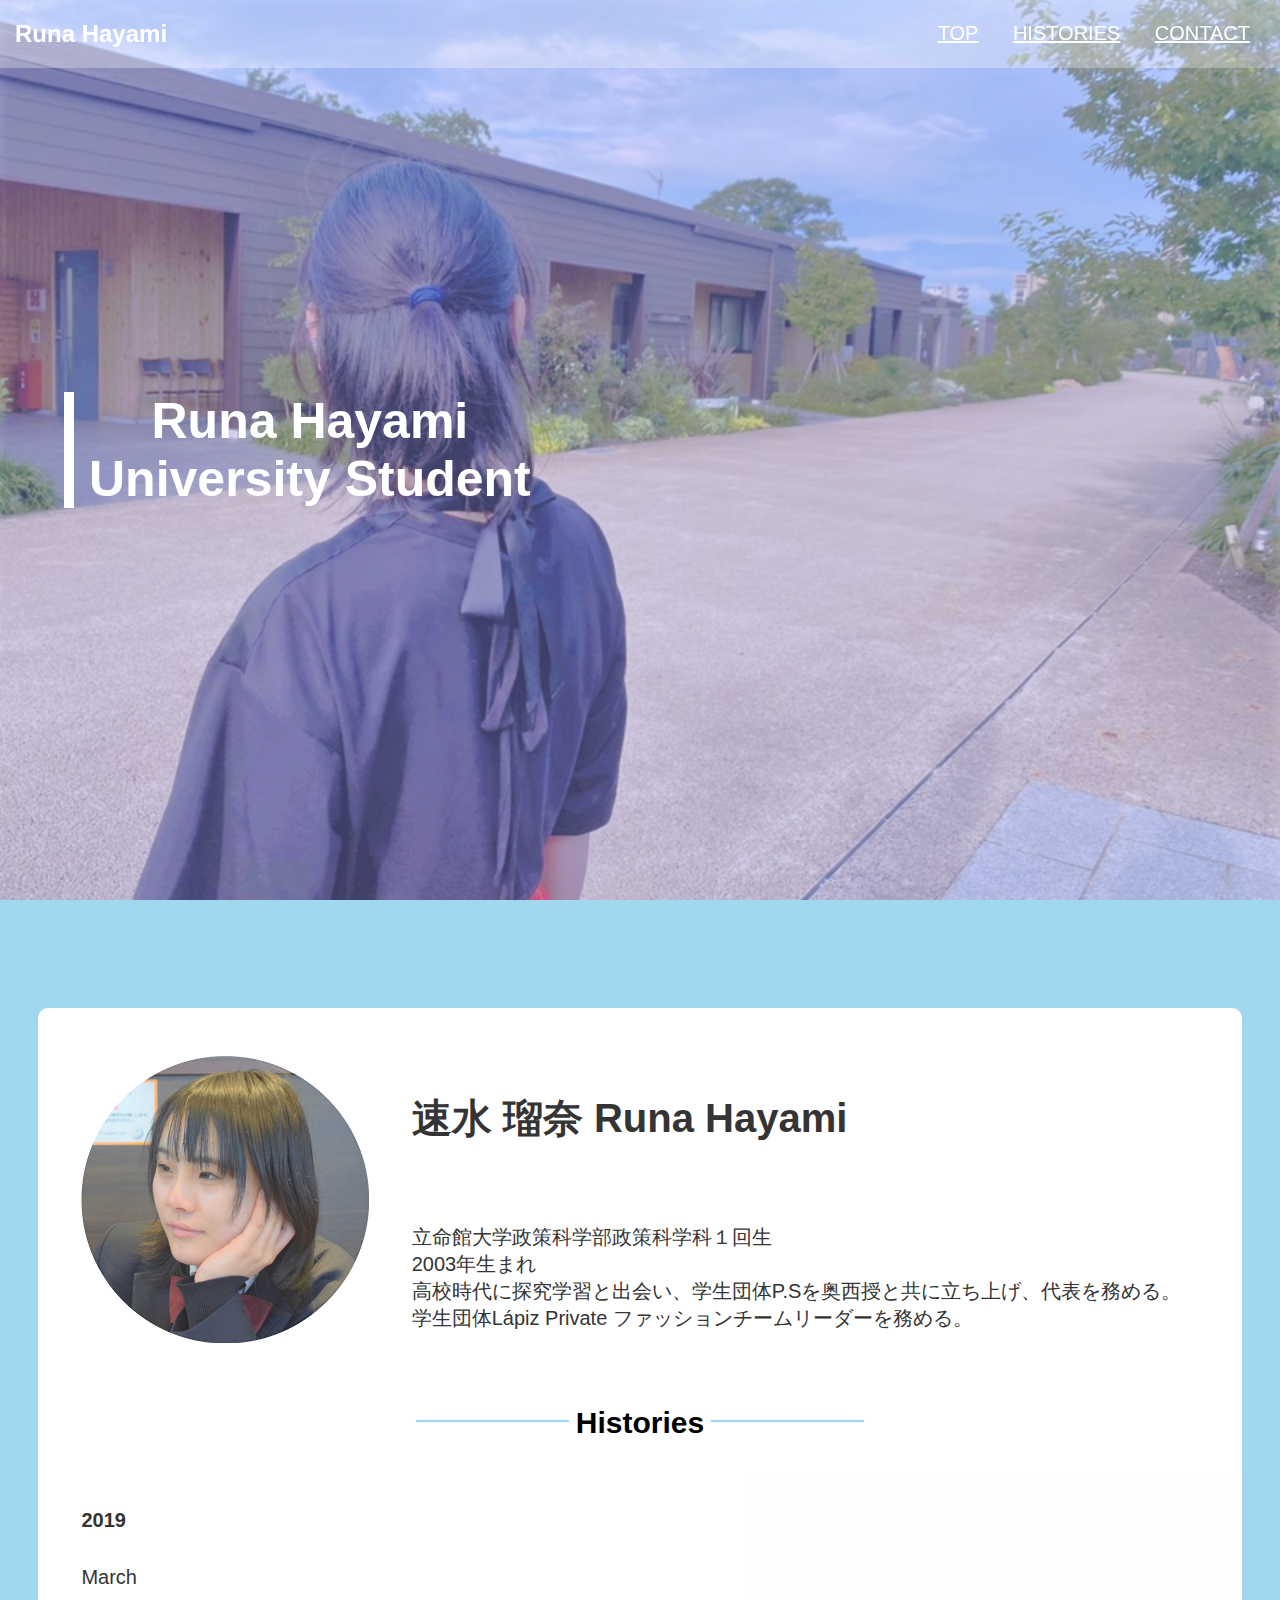
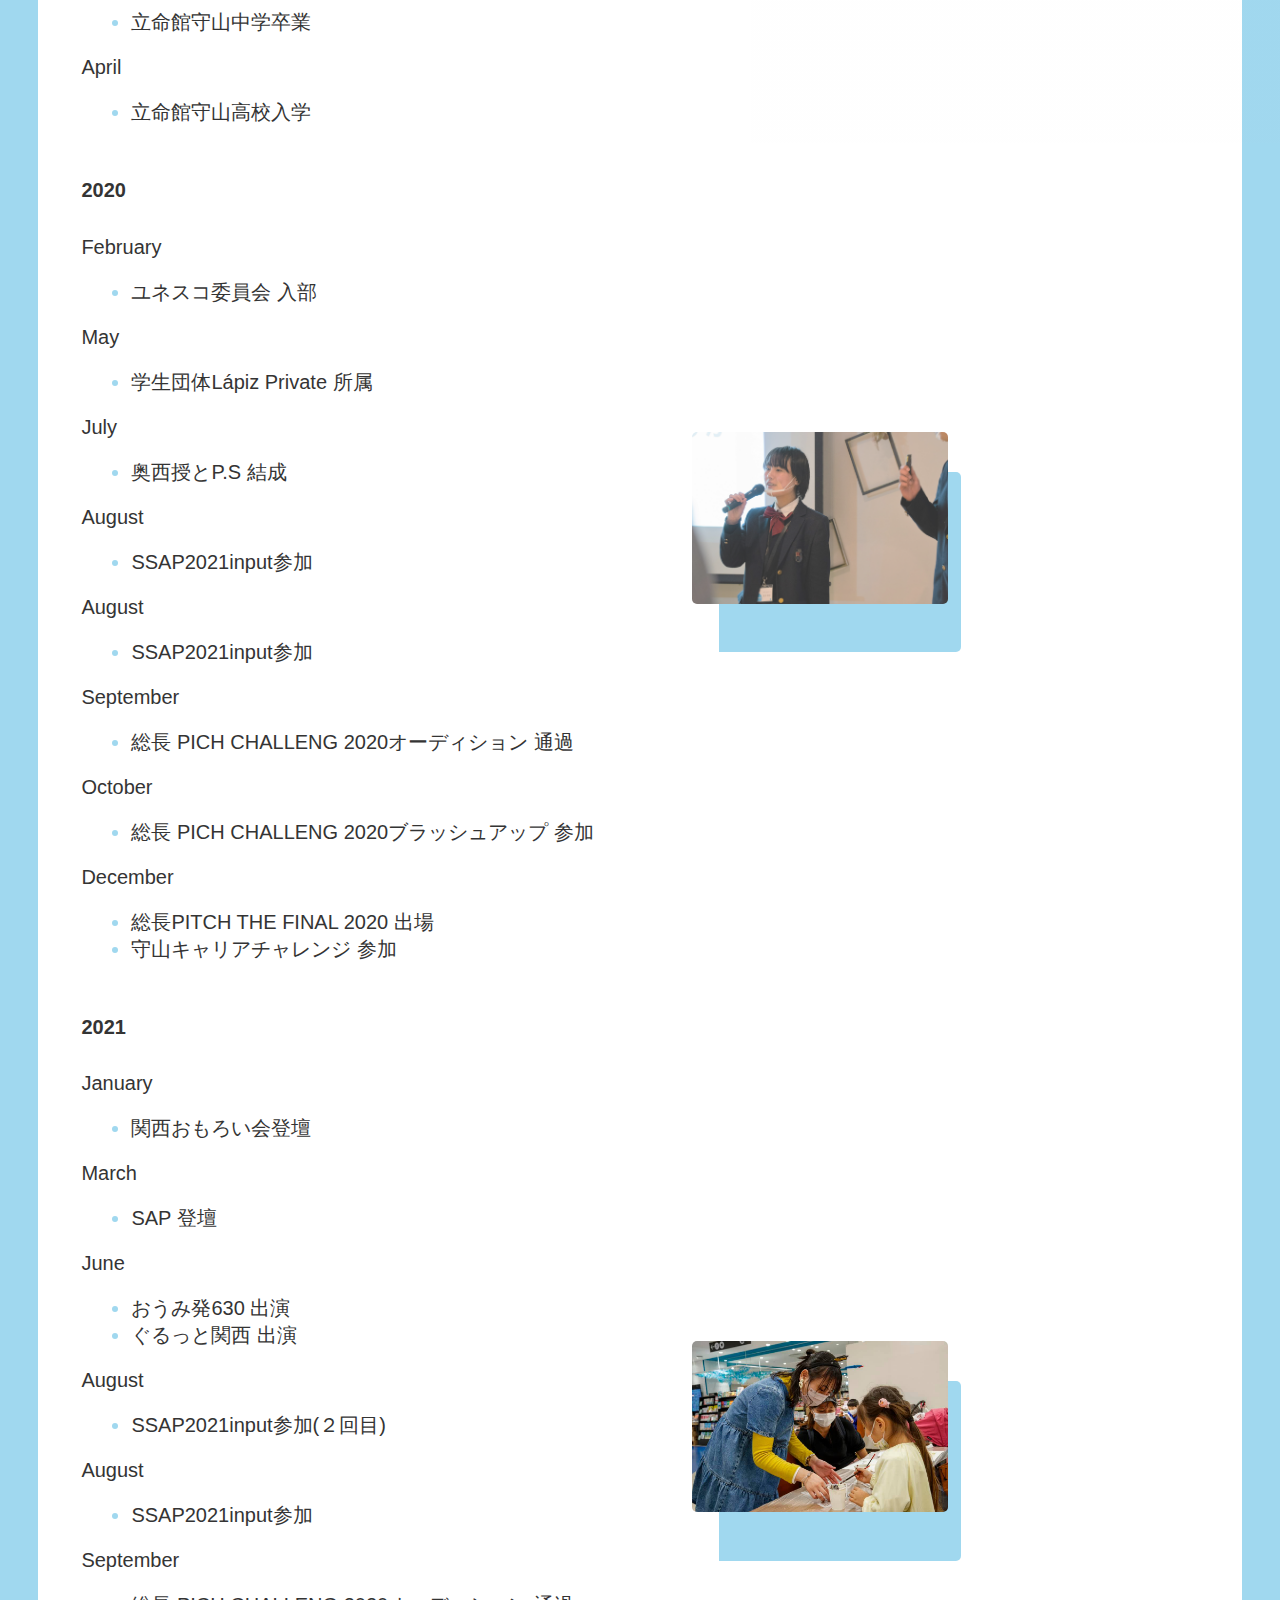
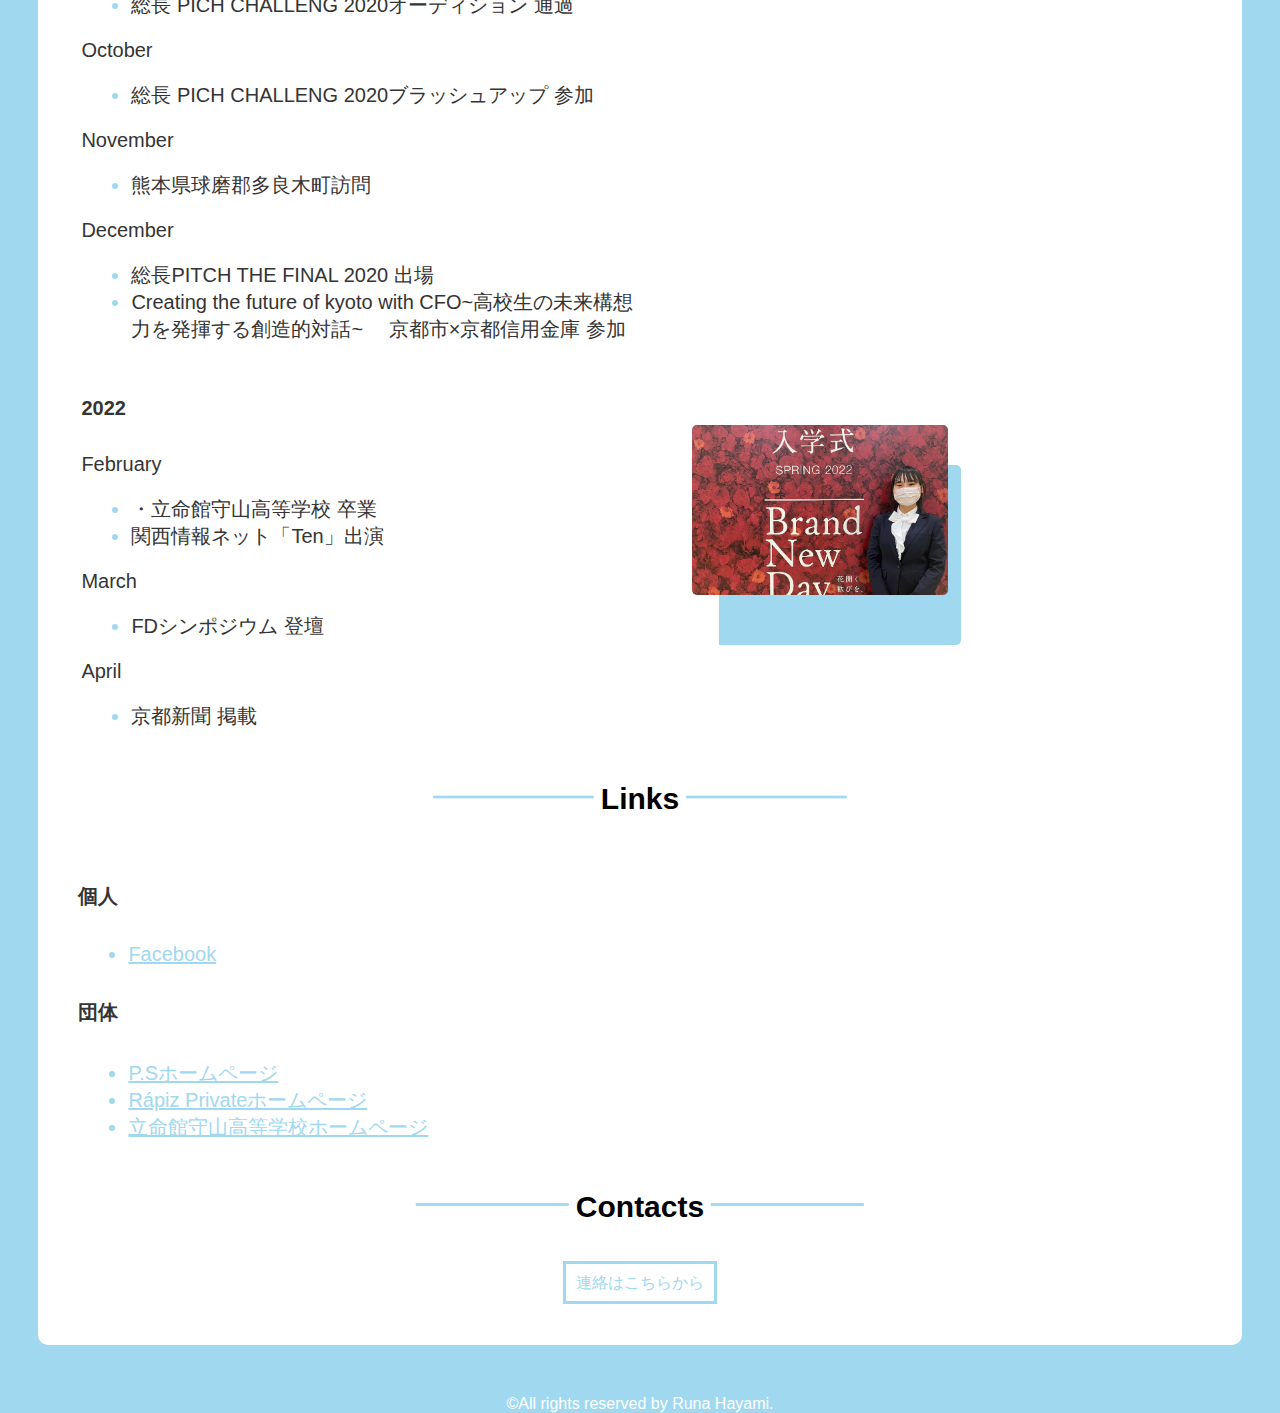
<file: index.html>
<!DOCTYPE html>
<html lang="en" dir="ltr">

<head>
  <meta charset="utf-8" name="google-site-verification" content="aoz8bOqnNX3yCCX6gpzzCTakw5lnybS307mEJ3LA6EU">
  <link rel="stylesheet" href="CSS/style.css">
  <link rel="icon" type="image/jpg" href="icon.jpg">
  <link rel="apple-touch-icon" sizes="180x180" href="icon.jpg">
  <title>Runa Hayami 速水瑠奈ポートフォリオ</title>
  <meta />
</head>
<body link="#a0d8ef" vlink="#343434">
  <div id="loading">
    <center>
    <div class="spinner">
      <div class="spring-spinner">
      <div class="spring-spinner-part top">
        <div class="spring-spinner-rotator"></div>
      </div>
      <div class="spring-spinner-part bottom">
        <div class="spring-spinner-rotator"></div>
      </div>
    </div></div>
    </center>
  </div>
  <header>
    <h2 class="header_title">Runa Hayami</h2>
    <ul class="header_list">
      <li class="header_text"><a href="#TOP">TOP</a></li>
      <li class="header_text"><a href="#HISTORY">HISTORIES</a></li>
      <li class="header_text"><a href="mailto:runa55359@gmail.com">CONTACT</a></li>
    </ul>
  </header>
    <div class="topheader" id="TOP">
    <h1 class="toppage_text">Runa Hayami<br>University Student</h1>
    </div>
    <br>
    <br>
    <br>
    <br>
    <br>
    <br>
    <section class="section_main">
    <table class="table_main">
      <tr>
        <td class="home_detail_image"><img src="img/top_icon3.png"></td>
        <td class="home_detail_text">
         
          <h3 class="about_runa_name">速水 瑠奈 Runa Hayami</h3><br>
          <p class="about_runa">
          立命館大学政策科学部政策科学科１回生<br>
          2003年生まれ<br>
          高校時代に探究学習と出会い、学生団体P.Sを奥西授と共に立ち上げ、代表を務める。<br>
          学生団体Lápiz Private ファッションチームリーダーを務める。
          </p>
        </td>
      </tr>
    </table>
    <br>
    <center>
    <table class="title_table" id="HISTORY">
     <tr>
      <td class="title_L" align="right"><img src="img/hr.png"></td>
      <td><h3 class="section_title">Histories</h3></td>
      <td class="title"><img src="img/hr.png"></td>
     </tr>
    </table>
    </center>
    <table class="table_histories" >
      <tr class="table_2019">
        <td>
        <h5 class="histories_year">2019</h5>
        <p class="histories_month">March</p>
        <ul>
          <li class="histories_text"><span>立命館守山中学卒業</span></li>
        </ul>
        <p class="histories_month">April</p>
        <ul>
          <li class="histories_text"><span>立命館守山高校入学</span></li>
        </ul>
        </td>
        <td class="histories_image_2019"> </td>
      </tr>
      <tr class="table_2020">
        <td>
        <h5 class="histories_year">2020</h5>
        <p class="histories_month">February</p>
        <ul>
          <li class="histories_text"><span>ユネスコ委員会 入部</span></li>
        </ul>
        <p class="histories_month">May</p>
        <ul>
          <li class="histories_text"><span>学生団体Lápiz Private 所属</span></li>
        </ul>
        <p class="histories_month">July</p>
        <ul>
          <li class="histories_text"><span>奥西授とP.S 結成</span></li>
        </ul>
        <p class="histories_month">August</p>
        <ul>
          <li class="histories_text"><span>SSAP2021input参加</span></li>
        </ul>
        <p class="histories_month">August</p>
        <ul>
          <li class="histories_text"><span>SSAP2021input参加</span></li>
        </ul>
        <p class="histories_month">September</p>
        <ul>
        <li class="histories_text"><span>総長 PICH CHALLENG 2020オーディション 通過</span></li>
        </ul>
        <p class="histories_month">October</p>
        <ul>
        <li class="histories_text"><span>総長 PICH CHALLENG 2020ブラッシュアップ 参加</span></li>
        </ul>
        <p class="histories_month">December</p>
        <ul>
        <li class="histories_text"><span>総長PITCH THE FINAL 2020 出場</span></li>
        <li class="histories_text"><span>守山キャリアチャレンジ 参加</span></li>
        </ul>
        </td>
        <td class="histories_image_td"> 
          <div class="histories_image">
            <img src="img/history2020.png">
          </div>
        </td>
      </tr>

      <tr class="table_2021">
        <td>
        <h5 class="histories_year">2021</h5>
        <p class="histories_month">January</p>
        <ul>
          <li class="histories_text"><span>関西おもろい会登壇</span></li>
        </ul>
        <p class="histories_month">March</p>
        <ul>
          <li class="histories_text"><span>SAP 登壇</span></li>
        </ul>
        <p class="histories_month">June</p>
        <ul>
          <li class="histories_text"><span>おうみ発630 出演</span></li>
            <li class="histories_text"><span>ぐるっと関西 出演</span></li>
        </ul>
        <p class="histories_month">August</p>
        <ul>
          <li class="histories_text"><span>SSAP2021input参加(２回目)</span></li>
        </ul>
        <p class="histories_month">August</p>
        <ul>
          <li class="histories_text"><span>SSAP2021input参加</span></li>
        </ul>
        <p class="histories_month">September</p>
        <ul>
        <li class="histories_text"><span>総長 PICH CHALLENG 2020オーディション 通過</span></li>
        </ul>
        <p class="histories_month">October</p>
        <ul>
        <li class="histories_text"><span>総長 PICH CHALLENG 2020ブラッシュアップ 参加</span></li>
        </ul>
        <p class="histories_month">November</p>
        <ul>
        <li class="histories_text"><span>熊本県球磨郡多良木町訪問</span></li>
        </ul>
        <p class="histories_month">December</p>
        <ul>
        <li class="histories_text"><span>総長PITCH THE FINAL 2020 出場</span></li>
        <li class="histories_text"><span>Creating the future of kyoto with CFO~高校生の未来構想力を発揮する創造的対話~
          　京都市×京都信用金庫 参加 
          </span></li>
        </ul>
        </td>
        <td class="histories_image_td"> 
          <div class="histories_image">
            <img src="img/history2021.jpg">
          </div>
        </td>
      </tr>
      <tr class="table_2022">
        <td>
        <h5 class="histories_year">2022</h5>
        <p class="histories_month">February</p>
        <ul>
          <li class="histories_text"><span>・立命館守山高等学校 卒業</span></li>
          <li class="histories_text"><span>関西情報ネット「Ten」出演</span></li>
        </ul>
        <p class="histories_month">March</p>
        <ul>
          <li class="histories_text"><span>FDシンポジウム 登壇</span></li>
        </ul>
        <p class="histories_month">April</p>
        <ul>
          <li class="histories_text"><span>京都新聞 掲載</span></li>
        </ul>
        </td>
        <td class="histories_image_td"> 
          <div class="histories_image">
            <img src="img/history2022.jpg">
          </div>
        </td>
      </tr>
    </table>
    <center>
      <table class="title_table">
        <tr>
         <td class="title_L" align="right"><img src="img/hr.png"></td>
         <td><h3 class="section_title">Links</h3></td>
         <td class="title"><img src="img/hr.png"></td>
        </tr>
       </table>
    </center>
    <h5 class="histories_year">個人</h5>
    <ul>
      <li class="histories_text"><span><a href="https://www.facebook.com/profile.php?id=100069092742047">Facebook</a></span></li>
    </ul>
    <h5 class="histories_year">団体</h5>
    <ul>
      <li class="histories_text"><span><a href="https://psofficial1006.wixsite.com/homepage">P.Sホームページ</a></span></li>
      <li class="histories_text"><span><a href="https://www.lapizprivate.com">Rápiz Privateホームページ</a></span></li>
      <li class="histories_text"><span><a href="https://www.mrc.ritsumei.ac.jp">立命館守山高等学校ホームページ</a></span></li>
    </ul>
    <center>
      <table class="title_table">
        <tr>
         <td class="title_L" align="right"><img src="img/hr.png"></td>
         <td><h3 class="section_title">Contacts</h3></td>
         <td class="title"><img src="img/hr.png"></td>
        </tr>
       </table>
      <p class="mainlink"><a href="mailto:runa55359@gmail.com">連絡はこちらから</a></p>
    </center>
    </section>
    <footer>©All rights reserved by Runa Hayami.</footer>
    <script>
    window.onload = function() {
      const spinner = document.getElementById('loading');
      spinner.classList.add('loaded');
    }
    </script>
</body>
</file>
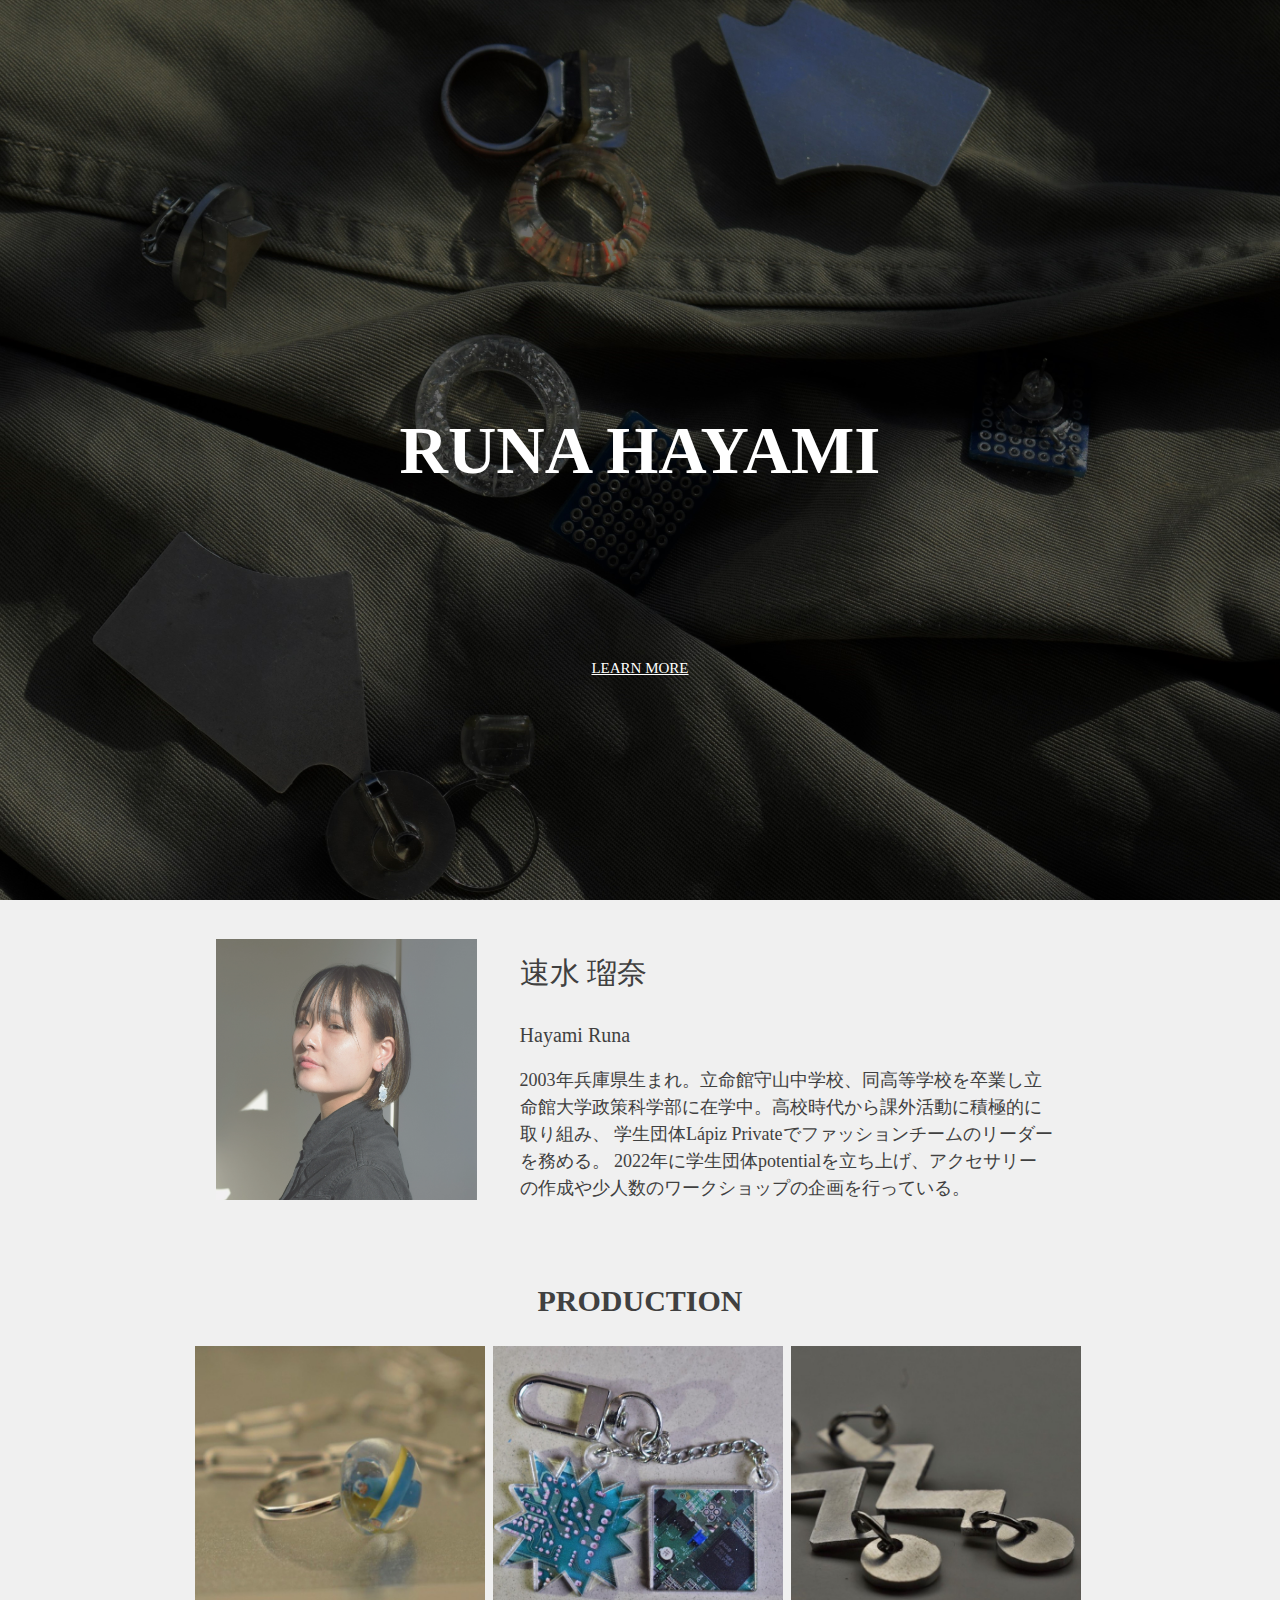
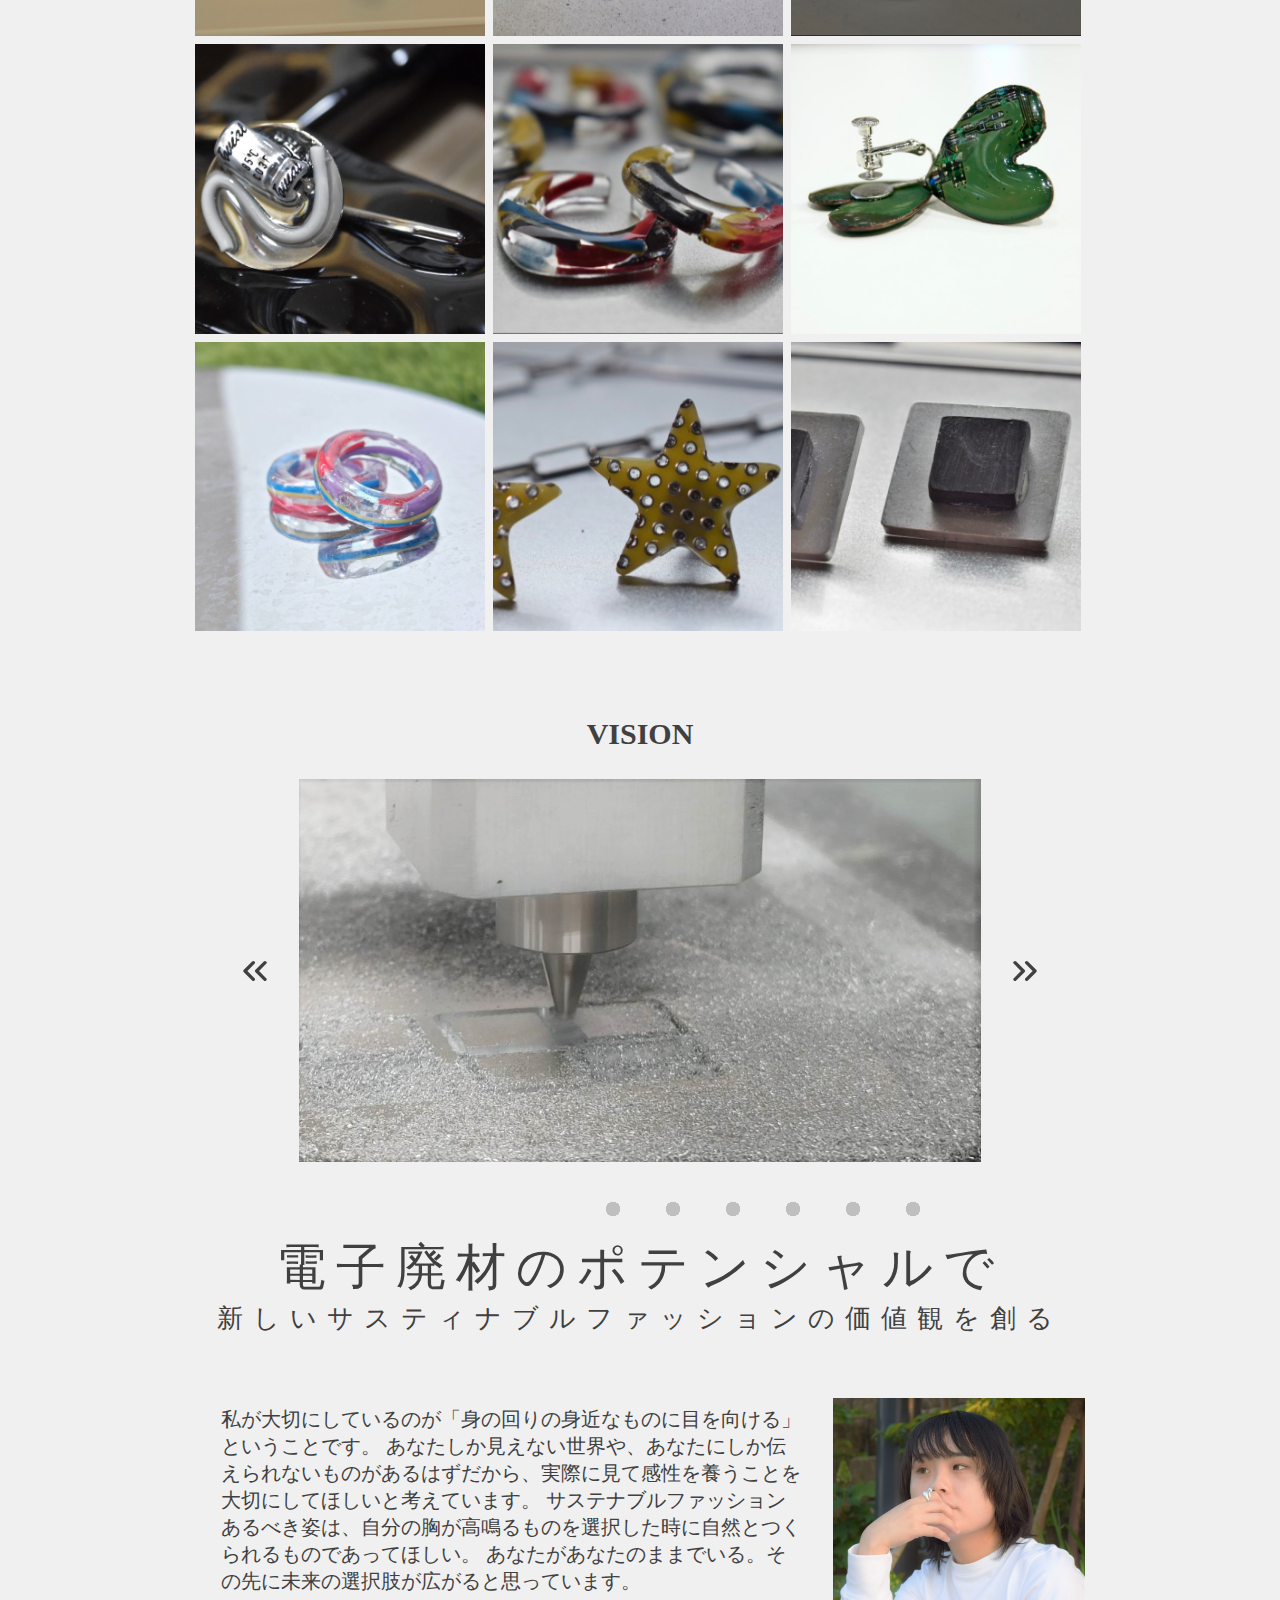
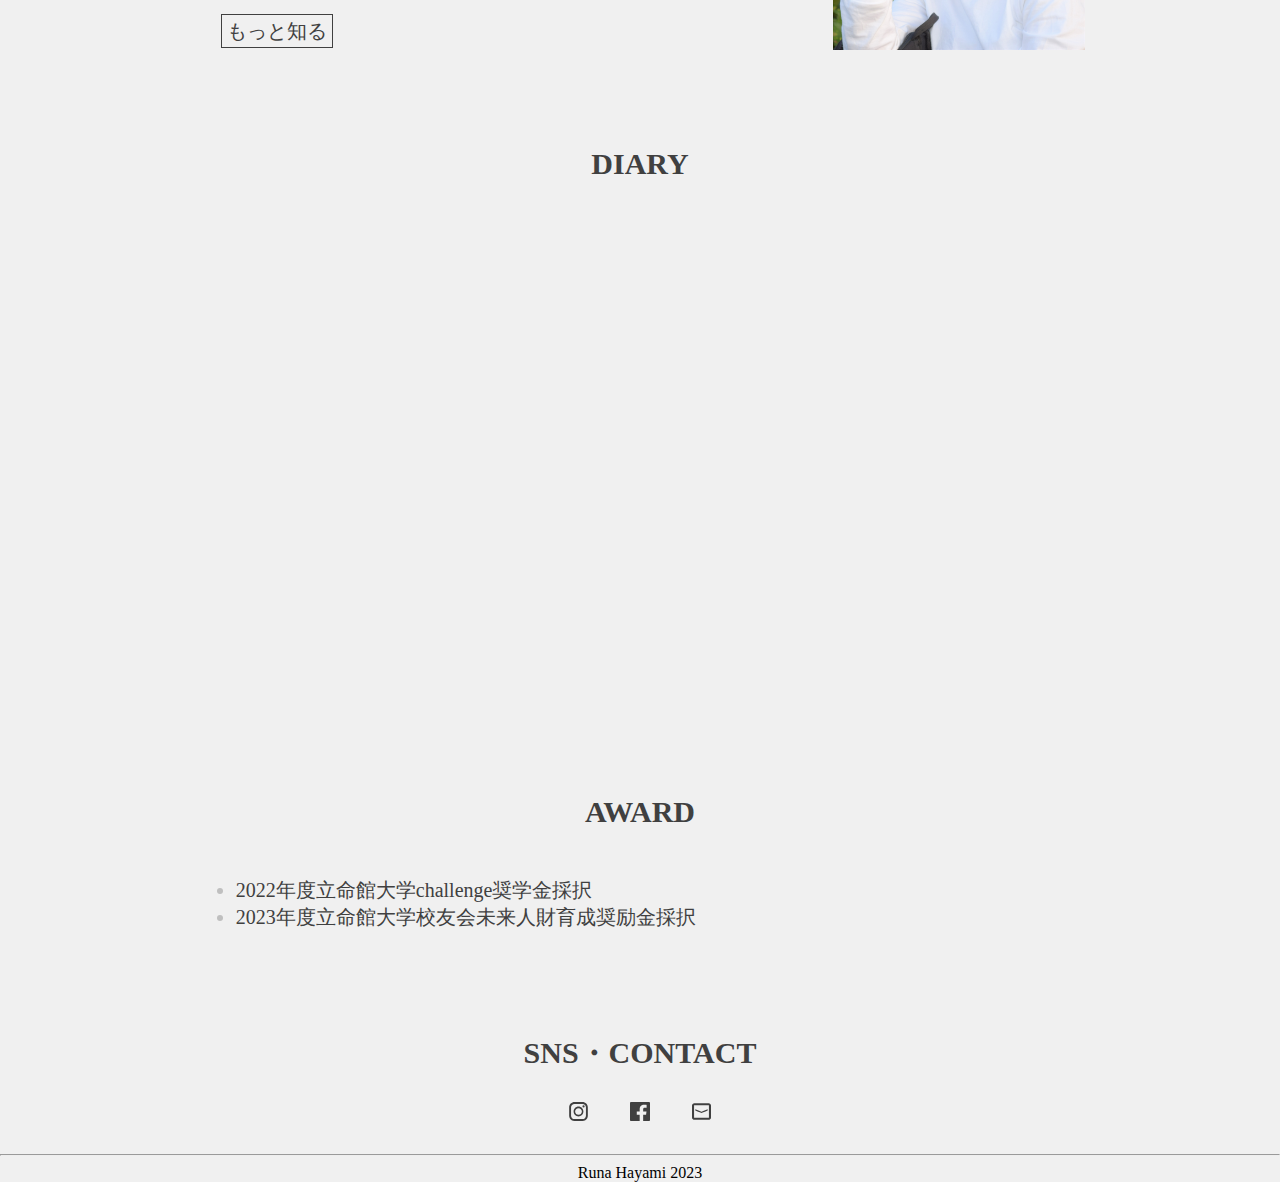
<file: index_2.html>
<!DOCTYPE html>
<html lang="en" dir="ltr">

<head>
  <meta charset="utf-8" >
  <link rel="stylesheet" href="CSS/style_2.css">
  <link rel="icon" type="image/jpg" href="icon.jpg">
  <link rel="apple-touch-icon" sizes="180x180" href="icon.jpg">
  <title>Runa Hayami 速水瑠奈ポートフォリオ</title>
  <meta />
</head>
<body>
 <section class="top-img" link="#ffffff" vlink="#ffffff">
  <p><br></p>
  <h6>RUNA HAYAMI</h6>
  <p><span class="top_link"><a href="#profile_text">LEARN MORE</a></span></p>
 </section>
 <section id="profile_text">
    <table class="profile_table">
        <tr>
            <td class="production_picture_margin"></td>
            <td class="profile_image">
                <img src="img/DSC_0595.PNG"> 
            </td>
            <td>
                <p class="profile_name">速水 瑠奈</p>
                <p class="profile_name_english">Hayami Runa</p>
                <p class="profile_text">2003年兵庫県生まれ。立命館守山中学校、同高等学校を卒業し立命館大学政策科学部に在学中。高校時代から課外活動に積極的に取り組み、
                    学生団体Lápiz Privateでファッションチームのリーダーを務める。
                    2022年に学生団体potentialを立ち上げ、アクセサリーの作成や少人数のワークショップの企画を行っている。
                 </p>
            </td>
            <td class="production_picture_margin"></td>
        </tr>
    </table> 
 </section>
 <section>
  <br>
  <br>
  <h2><center>PRODUCTION</center></h2> 
  <table>
    <tr>
      <td class="production_picture_margin"></td>
      <td class="production_picture">
        <div class="hidden_text">
            <a href="https://potential.buyshop.jp/items/72091201">
                <p>Load more..</p>
                <img src="img/production_cross_pinky_ring.jpg">
            </a>
        </div>
      </td>  
      <td class="production_picture">
        <div class="hidden_text">
            <a href="https://potential.buyshop.jp/items/72169654">
                <p>Load more..</p>
                <img src="img/production_key_ring.jpg">  
            </a>
        </div>
      </td> 
      <td class="production_picture">
        <div class="hidden_text">
            <a href="https://potential.buyshop.jp/items/72169321">
                <p>Load more..</p> 
                <img src="img/production_A2017.jpg">
            </a>
        </div>
      </td>   
      <td class="production_picture_margin"></td>
    </tr>
    <tr>
        <td class="production_picture_margin"></td>
        <td class="production_picture">
          <div class="hidden_text">
            <a href="https://potential.buyshop.jp/items/65634441">
                <p>Load more..</p> 
                <img src="img/production_battery-ponytail_hook.jpg">
            </a>
          </div>
        </td>  
        <td class="production_picture">
            <div class="hidden_text">
                <a href="https://potential.buyshop.jp/items/72091109">
                    <p>Load more..</p> 
                    <img src="img/production_colorful_ear_caff.jpg"> 
                </a>
            </div>
        </td> 
        <td class="production_picture">
          <div class="hidden_text">
                <a href="https://potential.buyshop.jp/items/74051598">
                    <p>Load more..</p> 
                    <img src="img/production_mechanic_green_hart_earring.jpg">
                </a>
          </div>
        </td>   
        <td class="production_picture_margin"></td>
      </tr>
      <tr>
        <td class="production_picture_margin"></td>
        <td class="production_picture">
            <div class="hidden_text">
                <a href="https://potential.buyshop.jp/items/72091216">
                    <p>Load more..</p> 
                    <img src="img/production_hooppierce.jpg"> 
                </a>
            </div>
        </td>  
        <td class="production_picture">
            <div class="hidden_text">
                <a href="https://potential.buyshop.jp/items/67032584">
                    <p>Load more..</p> 
                    <img src="img/production_star.jpg"> 
                </a>
            </div>
        </td> 
        <td class="production_picture">
            <div class="hidden_text">
                <a href="https://potential.buyshop.jp/items/72167509">
                    <p>Load more..</p> 
                    <img src="img/production_monoto-n_A-2017_pierce.jpg">
                </a>
            </div>
        </td>   
        <td class="production_picture_margin"></td>
      </tr>
  </table>
 </section>
 <br>
 <br>
 <br>
 <section>
 <h2><center>VISION</center></h2> 
 <center>
 <table>
    <tr>
     <td class="production_picture_margin"></td>
     <td>
        <div class="icon_L">
            <svg xmlns="http://www.w3.org/2000/svg" onclick="change_down();" width="40" height="40" viewBox="0 0 24 24" fill="none" stroke="#404040" stroke-width="2" stroke-linecap="round" stroke-linejoin="round"><path d="M11 17l-5-5 5-5M18 17l-5-5 5-5"/></svg>
        </div>  
     </td>
     <td>
        <div class="vision">
            <img id="activity_image"src="img/vision_1.jpg" onclick="change()">
        </div>
     </td>
     <td>
        <div class="icon_R">
            <svg xmlns="http://www.w3.org/2000/svg" onclick="change_up();" width="40" height="40" viewBox="0 0 24 24" fill="none" stroke="#404040" stroke-width="2" stroke-linecap="round" stroke-linejoin="round"><path d="M13 17l5-5-5-5M6 17l5-5-5-5"/></svg>
        </div> 
     </td>
     <td class="production_picture_margin"></td>
    </tr>
 </table>
 <br>
 <br>
 <table>
    <tr>
        <td class="production_picture_margin"></td>
        <td><center><p class="vision_text"><span class="vision_text_1">電子廃材の<span class="potential">ポテンシャル</span>で</span><br>新しいサスティナブルファッションの価値観を創る</p></center></td>
        <td class="production_picture_margin"></td>
      </tr>
 </table> 
 <br>
 <table>
    <tr>
        <td class="production_picture_margin"></td>
        
        <td><p class="vision_text_detail">
            私が大切にしているのが「身の回りの身近なものに目を向ける」ということです。
            あなたしか見えない世界や、あなたにしか伝えられないものがあるはずだから、実際に見て感性を養うことを大切にしてほしいと考えています。
            サステナブルファッションあるべき姿は、自分の胸が高鳴るものを選択した時に自然とつくられるものであってほしい。
            あなたがあなたのままでいる。その先に未来の選択肢が広がると思っています。
            <br><br><span class="vision_more"><a href="https://note.com/potential0_me/n/n984110b57b5f" >もっと知る</a></span>
        </p></td>
        <td class="vision_image"><img src="img/DSC_0790.JPG"></td>
        <td class="production_picture_margin"></td>
    </tr>
 </table>
 </center>
 </section>
 <br>
 <br>
 <br>
 <section>
 <h2><center>DIARY</center></h2> 
 <table>
    <tr>
        <td class="production_picture_margin"></td>
        <td class="diary_facebook">
            <iframe height="500"  width="100%" src="https://www.facebook.com/plugins/post.php?href=https%3A%2F%2Fwww.facebook.com%2Fpermalink.php%3Fstory_fbid%3Dpfbid0TrZJJTxW24E141uLZ2oESsZmmKgzq6ZZjko8sCbevm3TSMTbuPGnTv4tv5HCbfmtl%26id%3D100069092742047&show_text=true&width=500" width="500" height="590" style="border:none;overflow:hidden" scrolling="no" frameborder="0" allowfullscreen="true" allow="autoplay; clipboard-write; encrypted-media; picture-in-picture; web-share"></iframe>
        </td>
        <td class="diary_facebook">
            <iframe height="500"  width="100%" src="https://www.facebook.com/plugins/post.php?href=https%3A%2F%2Fwww.facebook.com%2Fpermalink.php%3Fstory_fbid%3Dpfbid02CVwyViqMa9CbtdaZXUxfUoqFhFRbVF7YH8CtYQCSiUwkS2CZVX9EXiWhqViEKMJSl%26id%3D100069092742047&show_text=true&width=500" width="500" height="767" style="border:none;overflow:hidden" scrolling="no" frameborder="0" allowfullscreen="true" allow="autoplay; clipboard-write; encrypted-media; picture-in-picture; web-share"></iframe>
        </td>
        <td class="production_picture_margin"></td>
    </tr>
 </table>
 </section>
 <br>
 <br>
 <br>
 <section>
 <h2><center>AWARD</center></h2> 
 <table>
    <tr>
        <td class="production_picture_margin"></td>
        <td>
            <ul class="award">
                <li><span class="award_text">2022年度立命館大学challenge奨学金採択</span></li>
                <li><span class="award_text">2023年度立命館大学校友会未来人財育成奨励金採択</span></li>
            </ul>
        </td>
        <td class="production_picture_margin"></td>
    </tr>
 </table>
 </section>
 <br>
 <br>
 <br>
 <section>
 <h2><center>SNS・CONTACT</center></h2> 
<table>
    <tr>
     <td class="SNS_margin"></td>
     <td class="SNS_icon">
      <a href="https://www.instagram.com/runa.1217726/"><img src="img/instagram.svg"></a>
     </td>
     <td class="SNS_icon">
      <a href="https://www.facebook.com/profile.php?id=100069092742047"><img src="img/facebook.svg"></a>
     </td>
     <td class="SNS_icon">
        <a href="mailto:runa55359@gmail.com"><img src="img/mail.svg"></a>
     </td>
     <td class="SNS_margin"></td>
    </tr>
</table>
</section>
  <br>
  <hr> 
<footer>
<center>Runa Hayami 2023</center>
</footer>
 <script>
    var img_src = new 
    Array("img/vision_1.jpg","img/vision_2.jpg","img/vision_3.jpg","img/vision_4.jpg");
    var i = 0;

    function change_up() {

        if (i == 3) {
            i = 0;
        } else {
            i ++;
        }
      document.getElementById("activity_image").src = img_src[i];
    }
    function change_down() {

        if (i == 0) {
            i = 3;
        } else {
            i --;
        }
        document.getElementById("activity_image").src = img_src[i];
    }
</script>
</body>
</file>
<file: CSS/style.css>
body {
    margin: 0;
    padding: 0;
    background-color: #a0d8ef;
    font-family: sans-serif;
 }
.topheader{
    background: url('toppage2.png') top center / cover no-repeat;
    display: flex;
    text-align: center;
    align-items: center;
    height: 100vh;  
}
.toppage_text{
    color: white;
    font-size: 50px;
    margin-left: 5%;
    border-left: 10px solid;
    padding-left: 15px;
}
.healist_list{
    
}
.header_title{
    margin-right: auto;
    margin-left: 15px;
    color: white;
}
.header_text {
    display: inline-block;
    margin-right: 30px;
    font-size: 20px;
    color: white;
}
.header_text a{
    color: white;
}
header {
    display: flex;
    width: 100%;
    align-items: center;
    position: fixed;
    background-color:rgba(255,255,255,0.3);
  }
.home_detail_image img{
    width: 100%;
}
.home_detail_image{
    width: 25%;
}
.home_detail_text{
    padding-left: 40px;
}
.table_main{
    padding-left: 40px;
    padding-top: 40px;
}
.section_main{
    background-color: white;
    margin-left: 3%;
    margin-right: 3%;
    border-radius: 10px;
    padding-bottom: 35px;
}
.about_runa_name{
    font-size: 40px;
    color: #343434;
}
.about_runa{
    font-size: 20px;
    color: #343434;
}
.section_title{
    font-size: 30px;
}
.histories_year{
    font-size: 20px;
    color: #343434;
    padding-left: 40px;
}
.histories_month{
    font-size: 20px;
    color: #343434;
    padding-left: 40px;
}
.table_histories td{
}
.histories_text{
    font-size: 20px;
    margin-left: 50px;
    color: #a0d8ef;
}
.histories_text a:hover{
    font-size: 20px;
    color: #a0d8ef;
}
.histories_text span{
    font-size: 20px;
    color: #343434;
}
.histories_image_2019{
    position: relative;
    left: 50px;
    width: 50%;
    height: 25vh;
    border-radius: 5px;
    background-image:
	 linear-gradient(-90deg, white 90%, transparent 90%);
     opacity: 0.01;
}

.histories_image_td{
    
}
.histories_image img{
    display: block;
    position: absolute;
    top: -40px;
    width: 20vw;
    border-radius: 5px;
}
.histories_image{
    position: relative;
    left: 50px;
    width: 21vw;
    height: 20vh;
    border-radius: 5px;
    background-image:
	 linear-gradient(-90deg, #a0d8ef 90%, transparent 90%);
}
.mainlink a{
    text-decoration: none;
    color: #a0d8ef;
    border: 3px solid #a0d8ef;
    padding: 10px;
}
.mainlink a:hover{
    color: white;
    background-color: #a0d8ef;
    border:3px solid #a0d8ef;
}
.title img{
    width: 30%;
}
.title_L img{
    width: 30%;
}

footer{
   color: white; 
   text-align: center;
   margin-top: 50px;
}
/*--------------------------------------------------*/
#loading {
    width: 100vw;
    height: 100vh;
    transition: all 1s;
    background-color: #ffb2ff;
  /* 以下のコードを追加 */
    position: fixed;
    top: 0;
    left: 0;
    z-index: 9999;
  }
  .loaded {
    opacity: 0;
    visibility: hidden;
  }
 .spinner{
    margin-top: 300px;
 }

  
  .spring-spinner, .spring-spinner * {
    box-sizing: border-box;
  }

  .spring-spinner {
    height: 60px;
    width: 60px;
  }

  .spring-spinner .spring-spinner-part {
    overflow: hidden;
    height: calc(60px / 2);
    width: 60px;
  }

  .spring-spinner  .spring-spinner-part.bottom {
     transform: rotate(180deg) scale(-1, 1);
   }

  .spring-spinner .spring-spinner-rotator {
    width: 60px;
    height: 60px;
    border: calc(60px / 7) solid transparent;
    border-right-color: white;
    border-top-color: white;
    border-radius: 50%;
    box-sizing: border-box;
    animation: spring-spinner-animation 3s ease-in-out infinite;
    transform: rotate(-200deg);
  }

  @keyframes spring-spinner-animation {
    0% {
      border-width: calc(60px / 7);
    }
    25% {
      border-width: calc(60px / 23.33);
    }
    50% {
      transform: rotate(115deg);
      border-width: calc(60px / 7);
    }
    75% {
      border-width: calc(60px / 23.33);
    }
    100% {
      border-width: calc(60px / 7);
    }
  }




  @keyframes sk-scaleout {
    0% {
      transform: scale(0);
    } 100% {
      transform: scale(1.0);
      opacity: 0;
    }
  }
</file>
<file: CSS/style_2.css>
body{
    background-color: #F0F0F0;
    margin: 0px;
    padding: 0px;
}
table{
    width:100%;
}
.top-img {
    background: url('top-img_2.png') top center / cover no-repeat;
    height: 100vh;  
    display: flex;
    flex-direction: column;
    justify-content: center;
    align-items: center;
    font-size: 100px; 
    color: white;
    
}
.top-img p{
    font-size: 15px;

}
.top_link a{
    color: white;
}
.top_link a:visited{
    color: white;
}
.profile_table{
    margin-top: 20px;
}
.profile_image img{
    width: 90%;
    padding-left: 20px;
}
.profile_image {
    width: 23%;
}
.profile_name{
    padding-left: 30px;
    font-size: 30px;
    color: #404040;
}
.profile_name_english{
    padding-left: 30px;
    font-size: 20px;
    color: #404040;
    
}
.profile_name_english p{
    margin-top: 0px;
    margin-bottom: 0px;
    line-height: normal;
}
.profile_text{
    padding-left: 30px;
    padding-right: 30px;
    color: #404040;
    font-size: 18px;
    line-height: 1.5;
}
h2{
    color: #404040;
    font-family: "MS UI Gothic";
    font-size: 30px;
}
.production_picture_margin{
   width: 15%;
}
.production_picture{
    padding-right: 5px;
    
}
.production_picture img{
    width:100%;
}
.hidden_text p{
    opacity: 0;
    position: absolute;
    padding-top: 110px;
    padding-left: 25px;
    font-size: 25px;
    color: #262626;
}
.hidden_text:visited p{
    color: #262626;
}
:hover.hidden_text p{
    opacity: 1;
}
.production_picture:hover img{
    opacity: 0.4;
    transition-duration: 0.3s;
  
}
.vision img{
    width: 100%;
}
.icon_L{
    padding-left: 40px;
    padding-right: 20px;
}
.icon_R{
    padding-left: 20px;
    padding-right: 40px;
}
.vision_text{
    font-size: 26px;
    color: #404040;
    font-family: "Yu Gothic";
    letter-spacing: 10px;
}
.vision_image img{
    width:100%;
}
.vision_image{
    width:20%;
}
.potential{
    background-image: radial-gradient(circle at center, #BFBFBF 20%, transparent 10%); 
    background-position: top right; 
    background-repeat: repeat-x;
    background-size: 1.2em 0.8em;
    padding-top: 1em; 
    letter-spacing: 10px;
}
.vision_text_1{
    font-size: 50px;
    letter-spacing: 10px;
}
.vision_text_detail{
    font-size: 20px;
    padding-right: 25px;
    padding-left: 25px;

    color: #404040;
}
.vision_more{
    margin-top: 10px;
}
.vision_more a{
    text-decoration: none;
    color:#404040;
    padding: 5px;
    border: 1.5px solid #404040;
    transition: all 0.5s 0s ease-out;
}
.vision_more a:visited {
    text-decoration: none;
    color:#404040;
    
}
.vision_more a:hover{
    text-decoration: none;
    background-color: #BFBFBF;
    border: 1.5px solid #BFBFBF;
    color:white;
}
.award{
    color: #BFBFBF;
    font-size: 20px; 
}
.award_text{
    color:#404040;
}
.SNS_margin{
    width: 43%;
}
.SNS_icon{
    padding-left: 20px;
    padding-right: 20px;
}
</file>
